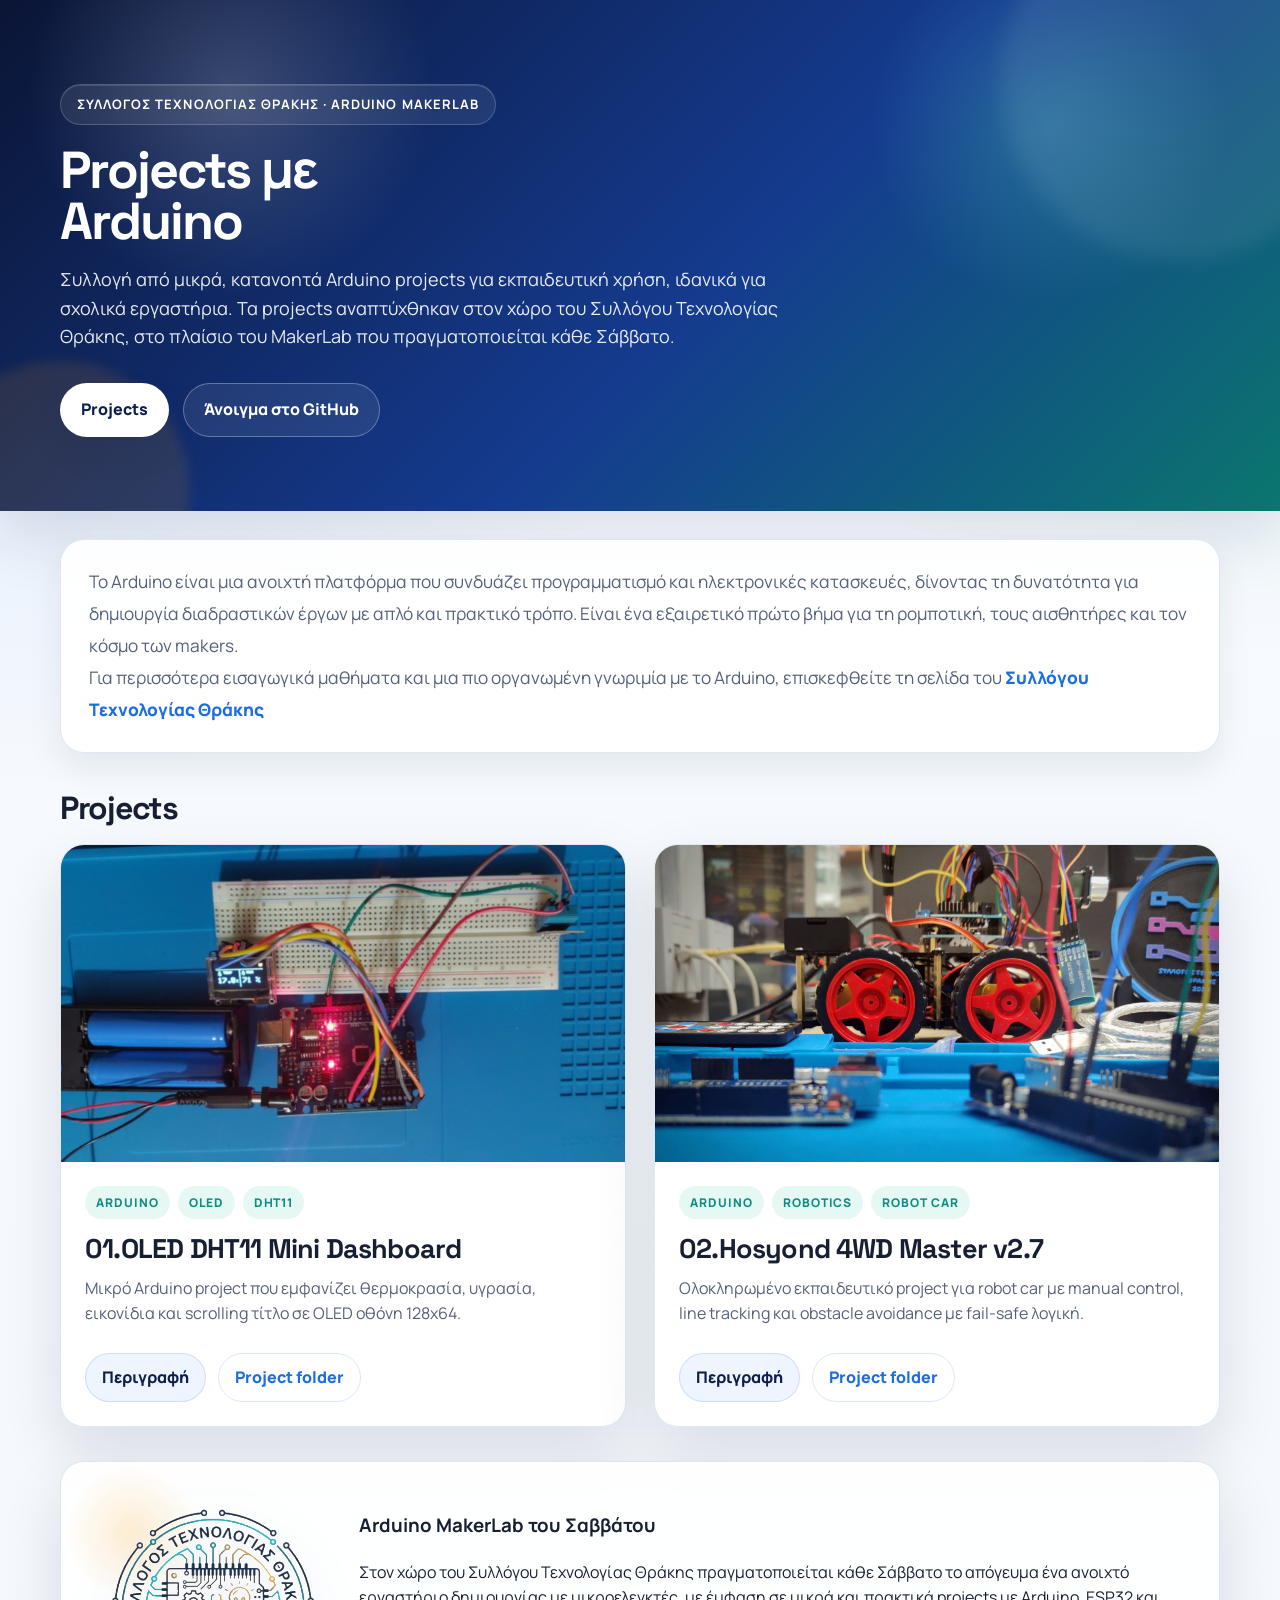
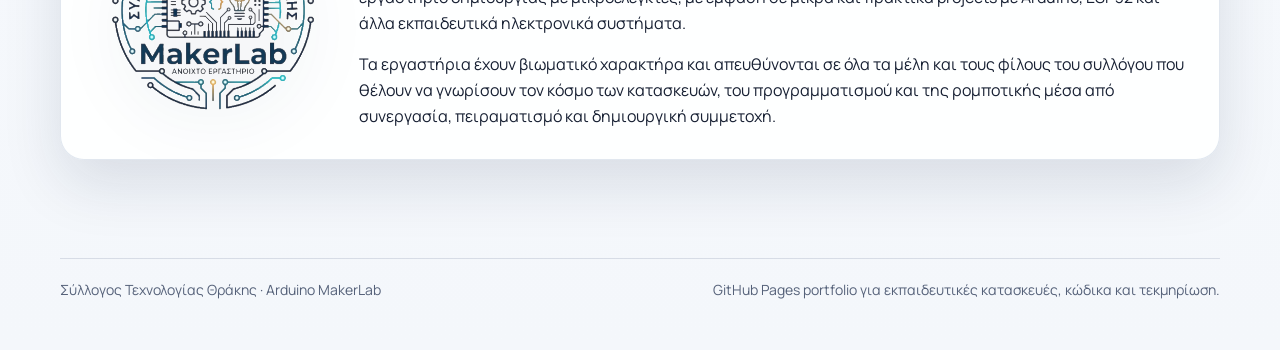
<file: docs/index.html>
<!DOCTYPE html>
<html lang="el">
<head>
  <meta charset="UTF-8" />
  <meta name="viewport" content="width=device-width, initial-scale=1.0" />
  <title>Mini Arduino Mini Projects | STETH & LabSchool-GR</title>
  <meta name="description" content="Εκπαιδευτικά Arduino και ESP32 projects για σχολικά εργαστήρια, αρχάριους και makers." />
  <link rel="canonical" href="https://labschool-gr.github.io/arduino-mini-projects/" />
  <meta property="og:locale" content="el_GR" />
  <meta property="og:type" content="website" />
  <meta property="og:site_name" content="Arduino Mini Projects" />
  <meta property="og:title" content="Mini Arduino Mini Projects | STETH & LabSchool-GR" />
  <meta property="og:description" content="Εκπαιδευτικά Arduino και ESP32 projects για σχολικά εργαστήρια, αρχάριους και makers." />
  <meta property="og:url" content="https://labschool-gr.github.io/arduino-mini-projects/" />
  <meta property="og:image" content="https://labschool-gr.github.io/arduino-mini-projects/assets/makerlab-3.png" />
  <meta property="og:image:alt" content="Λογότυπο Arduino MakerLab του Συλλόγου Τεχνολογίας Θράκης" />
  <meta name="twitter:card" content="summary_large_image" />
  <meta name="twitter:title" content="Mini Arduino Mini Projects | STETH & LabSchool-GR" />
  <meta name="twitter:description" content="Εκπαιδευτικά Arduino και ESP32 projects για σχολικά εργαστήρια, αρχάριους και makers." />
  <meta name="twitter:image" content="https://labschool-gr.github.io/arduino-mini-projects/assets/makerlab-3.png" />
  <link rel="stylesheet" href="assets/style.css" />
</head>
<body>
  <header class="hero">
    <div class="container">
      <div class="eyebrow">Σύλλογος Τεχνολογίας Θράκης · Arduino MakerLab</div>
      <h1>Projects με Arduino</h1>
      <p>
        Συλλογή από μικρά, κατανοητά Arduino projects για εκπαιδευτική χρήση, ιδανικά για σχολικά εργαστήρια.
        Τα projects αναπτύχθηκαν στον χώρο του Συλλόγου Τεχνολογίας Θράκης, στο πλαίσιο του MakerLab που πραγματοποιείται κάθε Σάββατο.
      </p>
      <div class="hero-actions">
        <a class="button button-primary" href="#projects">Projects</a>
        <a class="button button-secondary" href="https://github.com/LabSchool-GR/arduino-mini-projects">Άνοιγμα στο GitHub</a>
      </div>
    </div>
  </header>

  <main>
    <section class="container intro-shell">
      <div class="section-intro intro-panel">
        Το Arduino είναι μια ανοιχτή πλατφόρμα που συνδυάζει προγραμματισμό και ηλεκτρονικές κατασκευές, δίνοντας τη δυνατότητα για δημιουργία διαδραστικών έργων με απλό και πρακτικό τρόπο.
        Είναι ένα εξαιρετικό πρώτο βήμα για τη ρομποτική, τους αισθητήρες και τον κόσμο των makers.
        <br>
        Για περισσότερα εισαγωγικά μαθήματα και μια πιο οργανωμένη γνωριμία με το Arduino, επισκεφθείτε τη σελίδα του
        <a href="https://steth.gr/arduino-lessons/" target="_blank" rel="noopener noreferrer">
          Συλλόγου Τεχνολογίας Θράκης
        </a>
      </div>
    </section>

    <section class="container" id="projects">
      <h2 class="section-title">Projects</h2>
      <div class="grid">
        <article class="card">
          <div class="card-media">
            <img src="assets/oled-dht11-preview.jpg" alt="OLED DHT11 Mini Dashboard" />
          </div>
          <div class="card-body">
            <div class="tag-row">
              <span class="tag">Arduino</span>
              <span class="tag">OLED</span>
              <span class="tag">DHT11</span>
            </div>
            <h2>01.OLED DHT11 Mini Dashboard</h2>
            <p>
              Μικρό Arduino project που εμφανίζει θερμοκρασία, υγρασία,
              εικονίδια και scrolling τίτλο σε OLED οθόνη 128x64.
            </p>
            <div class="card-actions">
              <a href="projects/oled-dht11.html">Περιγραφή</a>
              <a href="https://github.com/LabSchool-GR/arduino-mini-projects/tree/main/01_oled_dht11_dashboard">Project folder</a>
            </div>
          </div>
        </article>

        <article class="card">
          <div class="card-media">
            <img src="assets/robot-car-preview.jpg" alt="Hosyond 4WD Smart Robot Car Kit" />
          </div>
          <div class="card-body">
            <div class="tag-row">
              <span class="tag">Arduino</span>
              <span class="tag">Robotics</span>
              <span class="tag">Robot Car</span>
            </div>
            <h2>02.Hosyond 4WD Master v2.7</h2>
            <p>
              Ολοκληρωμένο εκπαιδευτικό project για robot car με manual control,
              line tracking και obstacle avoidance με fail-safe λογική.
            </p>
            <div class="card-actions">
              <a href="projects/robot-car.html">Περιγραφή</a>
              <a href="https://github.com/LabSchool-GR/arduino-mini-projects/tree/main/02_hosyond_4wd_master">Project folder</a>
            </div>
          </div>
        </article>
      </div>

      <section class="about">
        <div class="about-layout">
          <div class="about-media">
            <img src="assets/makerlab-3.png" alt="Arduino MakerLab λογότυπο" />
          </div>
          <div class="about-copy">
            <h3>Arduino MakerLab του Σαββάτου</h3>
            <p>
              Στον χώρο του Συλλόγου Τεχνολογίας Θράκης πραγματοποιείται κάθε Σάββατο το απόγευμα
              ένα ανοιχτό εργαστήριο δημιουργίας με μικροελεγκτές, με έμφαση σε μικρά και πρακτικά
              projects με Arduino, ESP32 και άλλα εκπαιδευτικά ηλεκτρονικά συστήματα.
            </p>
            <p>
              Τα εργαστήρια έχουν βιωματικό χαρακτήρα και απευθύνονται σε όλα τα μέλη και τους φίλους
              του συλλόγου που θέλουν να γνωρίσουν τον κόσμο των κατασκευών, του προγραμματισμού
              και της ρομποτικής μέσα από συνεργασία, πειραματισμό και δημιουργική συμμετοχή.
            </p>
          </div>
        </div>
      </section>
    </section>
  </main>

  <footer>
    <div class="container footer-box">
      <div>Σύλλογος Τεχνολογίας Θράκης · Arduino MakerLab</div>
      <div>GitHub Pages portfolio για εκπαιδευτικές κατασκευές, κώδικα και τεκμηρίωση.</div>
    </div>
  </footer>
</body>
</html>
</file>
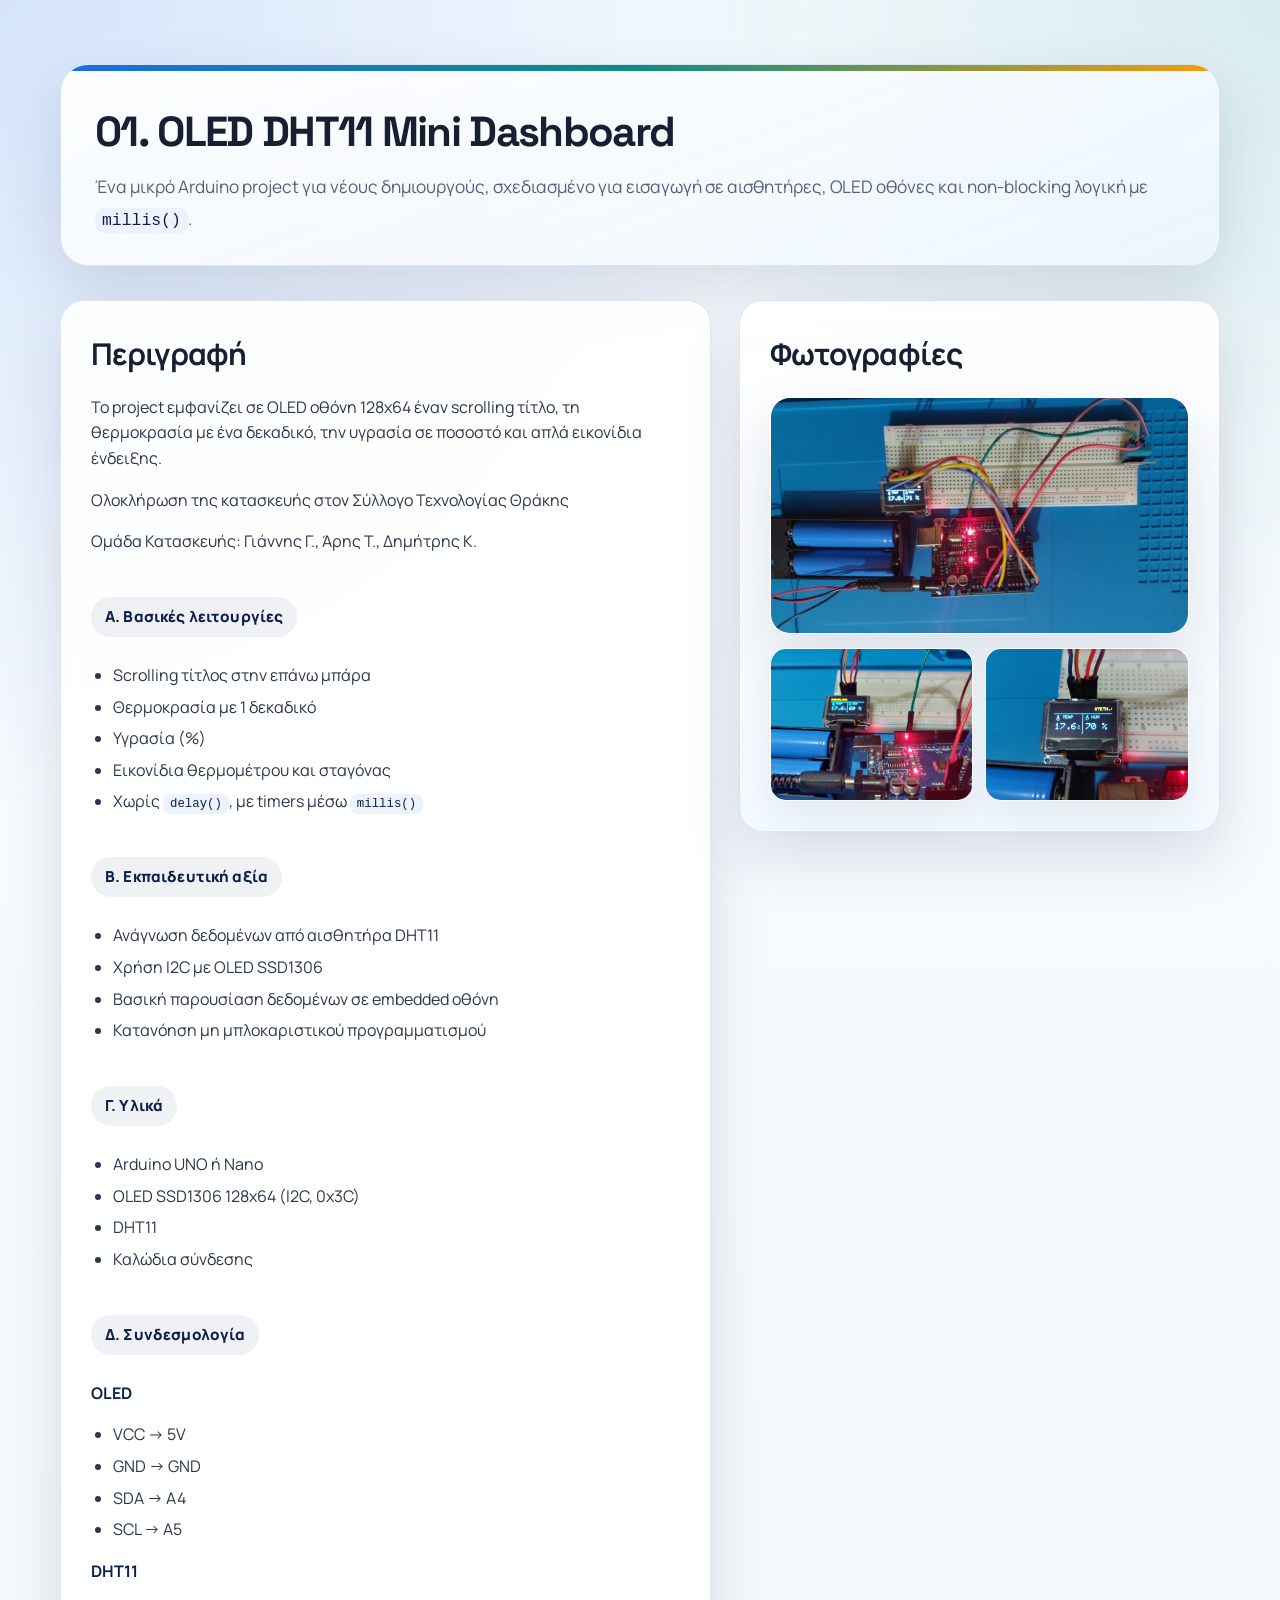
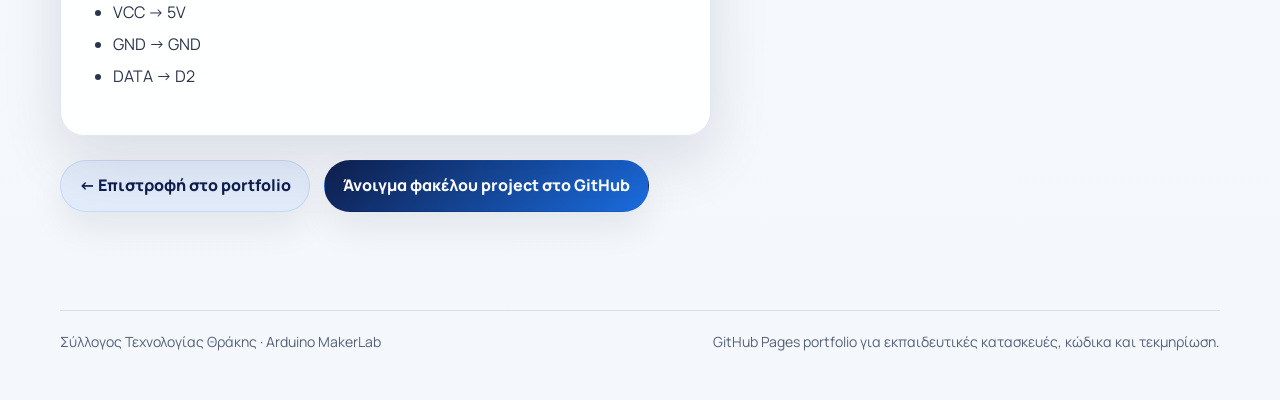
<file: docs/projects/oled-dht11.html>
<!DOCTYPE html>
<html lang="el">
<head>
  <meta charset="UTF-8" />
  <meta name="viewport" content="width=device-width, initial-scale=1.0" />
  <title>OLED DHT11 Mini Dashboard</title>
  <meta name="description" content="Arduino project με OLED SSD1306 και DHT11 για θερμοκρασία και υγρασία." />
  <link rel="canonical" href="https://labschool-gr.github.io/arduino-mini-projects/projects/oled-dht11.html" />
  <meta property="og:locale" content="el_GR" />
  <meta property="og:type" content="article" />
  <meta property="og:site_name" content="Arduino Mini Projects" />
  <meta property="og:title" content="OLED DHT11 Mini Dashboard" />
  <meta property="og:description" content="Arduino project με OLED SSD1306 και DHT11 για θερμοκρασία και υγρασία." />
  <meta property="og:url" content="https://labschool-gr.github.io/arduino-mini-projects/projects/oled-dht11.html" />
  <meta property="og:image" content="https://labschool-gr.github.io/arduino-mini-projects/assets/oled-dht11-preview.jpg" />
  <meta property="og:image:alt" content="Preview εικόνα του OLED DHT11 Mini Dashboard" />
  <meta name="twitter:card" content="summary_large_image" />
  <meta name="twitter:title" content="OLED DHT11 Mini Dashboard" />
  <meta name="twitter:description" content="Arduino project με OLED SSD1306 και DHT11 για θερμοκρασία και υγρασία." />
  <meta name="twitter:image" content="https://labschool-gr.github.io/arduino-mini-projects/assets/oled-dht11-preview.jpg" />
  <link rel="stylesheet" href="../assets/style.css" />
</head>
<body class="page-oled">
  <main>
    <section class="container page-header">
      <h1>01. OLED DHT11 Mini Dashboard</h1>
      <p class="lead">
        Ένα μικρό Arduino project για νέους δημιουργούς, σχεδιασμένο για εισαγωγή
        σε αισθητήρες, OLED οθόνες και non-blocking λογική με <code>millis()</code>.
      </p>
    </section>

    <section class="container two-col">
      <div class="content-box">
        <h2>Περιγραφή</h2>
        <p>
          Το project εμφανίζει σε OLED οθόνη 128x64 έναν scrolling τίτλο, τη θερμοκρασία
          με ένα δεκαδικό, την υγρασία σε ποσοστό και απλά εικονίδια ένδειξης.
        </p>
        <p>
          Ολοκλήρωση της κατασκευής στον Σύλλογο Τεχνολογίας Θράκης
        </p>
        <p>
          Ομάδα Κατασκευής: Γιάννης Γ., Άρης Τ., Δημήτρης Κ.
        </p>

        <h3>Α. Βασικές λειτουργίες</h3>
        <ul>
          <li>Scrolling τίτλος στην επάνω μπάρα</li>
          <li>Θερμοκρασία με 1 δεκαδικό</li>
          <li>Υγρασία (%)</li>
          <li>Εικονίδια θερμομέτρου και σταγόνας</li>
          <li>Χωρίς <code>delay()</code>, με timers μέσω <code>millis()</code></li>
        </ul>

        <h3>Β. Εκπαιδευτική αξία</h3>
        <ul>
          <li>Ανάγνωση δεδομένων από αισθητήρα DHT11</li>
          <li>Χρήση I2C με OLED SSD1306</li>
          <li>Βασική παρουσίαση δεδομένων σε embedded οθόνη</li>
          <li>Κατανόηση μη μπλοκαριστικού προγραμματισμού</li>
        </ul>

        <h3>Γ. Υλικά</h3>
        <ul>
          <li>Arduino UNO ή Nano</li>
          <li>OLED SSD1306 128x64 (I2C, 0x3C)</li>
          <li>DHT11</li>
          <li>Καλώδια σύνδεσης</li>
        </ul>

        <h3>Δ. Συνδεσμολογία</h3>
        <p><strong>OLED</strong></p>
        <ul>
          <li>VCC → 5V</li>
          <li>GND → GND</li>
          <li>SDA → A4</li>
          <li>SCL → A5</li>
        </ul>

        <p><strong>DHT11</strong></p>
        <ul>
          <li>VCC → 5V</li>
          <li>GND → GND</li>
          <li>DATA → D2</li>
        </ul>
      </div>

      <div class="content-box">
        <h2>Φωτογραφίες</h2>
        <img class="preview-image" src="../assets/oled-dht11-preview.jpg" alt="OLED DHT11 Mini Dashboard" />
        <div class="photo-gallery">
          <img class="gallery-image" src="../assets/oled_dht11_dashboard_01.jpg" alt="OLED DHT11 Mini Dashboard φωτογραφία 1" />
          <img class="gallery-image" src="../assets/oled_dht11_dashboard_02.jpg" alt="OLED DHT11 Mini Dashboard φωτογραφία 2" />
        </div>
      </div>
    </section>

    <section class="container page-actions">
      <a class="page-action page-action-secondary" href="../index.html">← Επιστροφή στο portfolio</a>
      <a class="page-action page-action-primary" href="https://github.com/LabSchool-GR/arduino-mini-projects/tree/main/01_oled_dht11_dashboard">Άνοιγμα φακέλου project στο GitHub</a>
    </section>
  </main>

  <footer>
    <div class="container footer-box">
      <div>Σύλλογος Τεχνολογίας Θράκης · Arduino MakerLab</div>
      <div>GitHub Pages portfolio για εκπαιδευτικές κατασκευές, κώδικα και τεκμηρίωση.</div>
    </div>
  </footer>
</body>
</html>
</file>
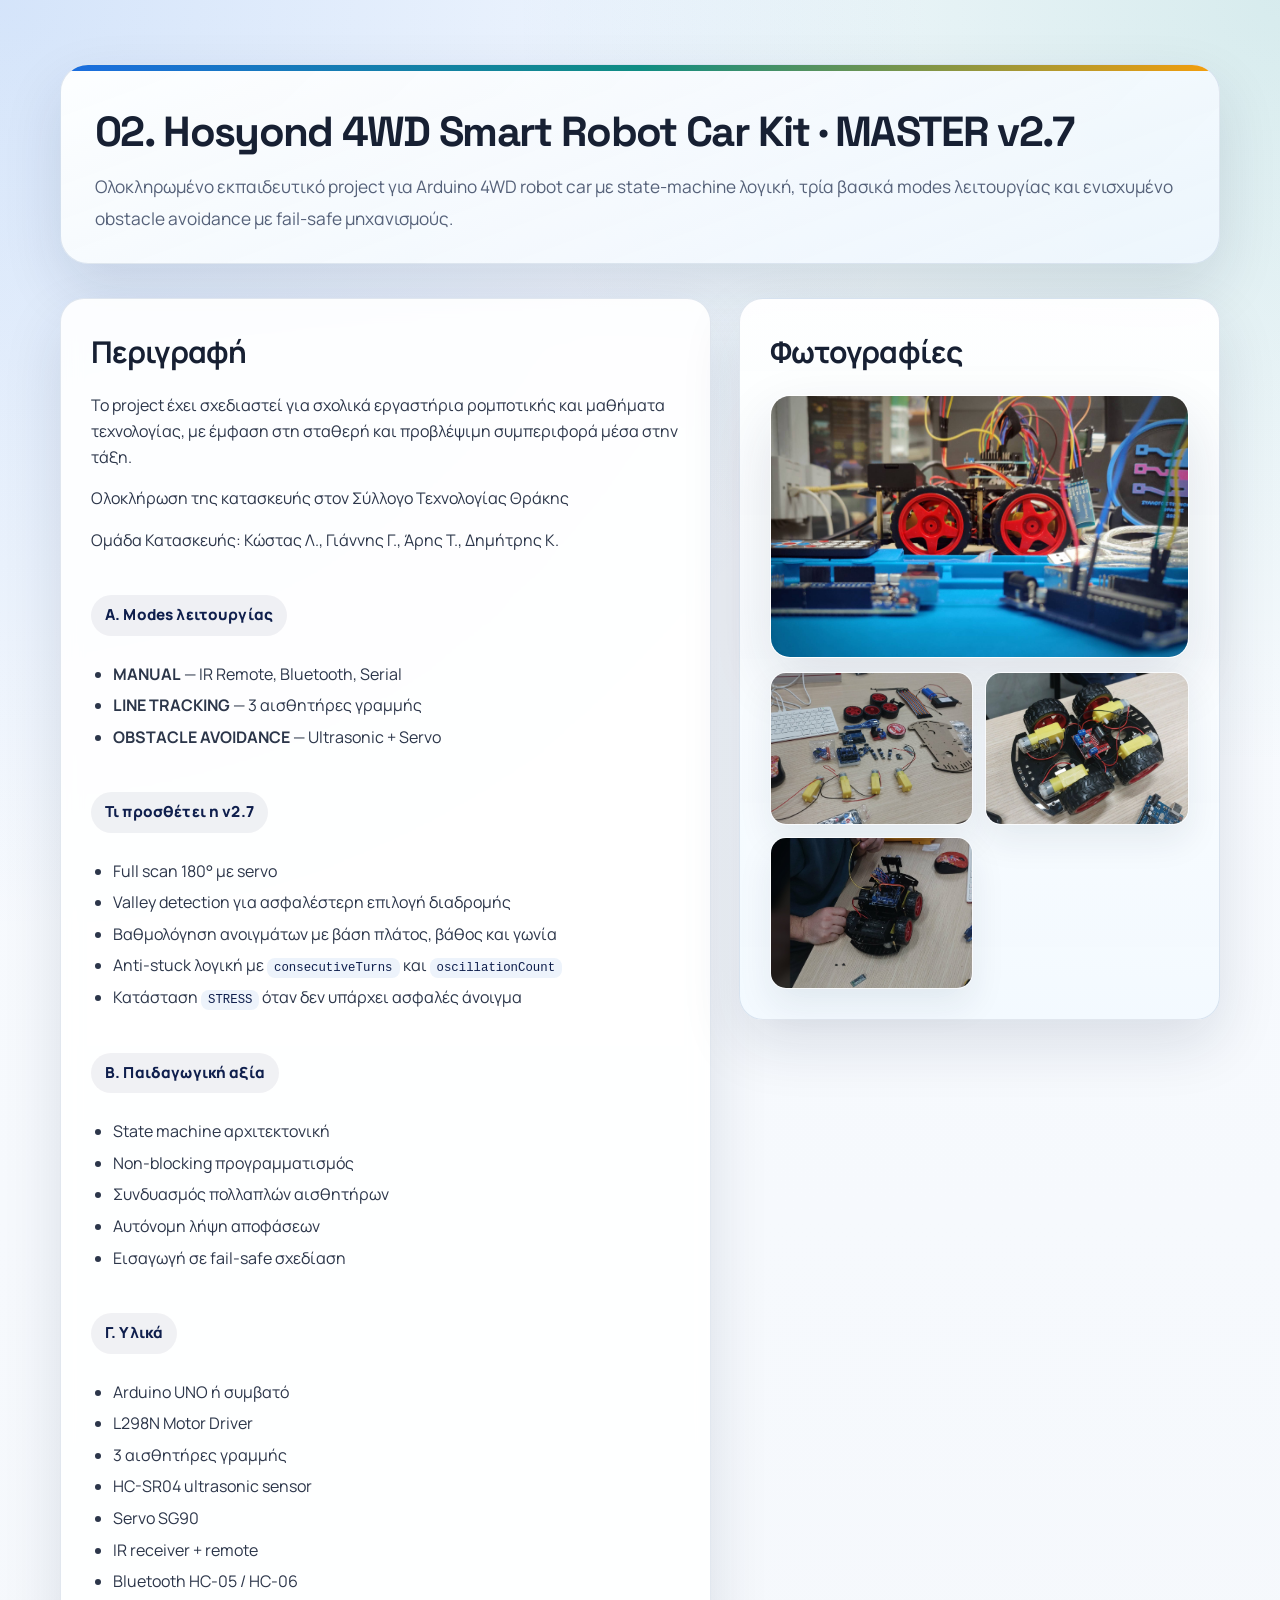
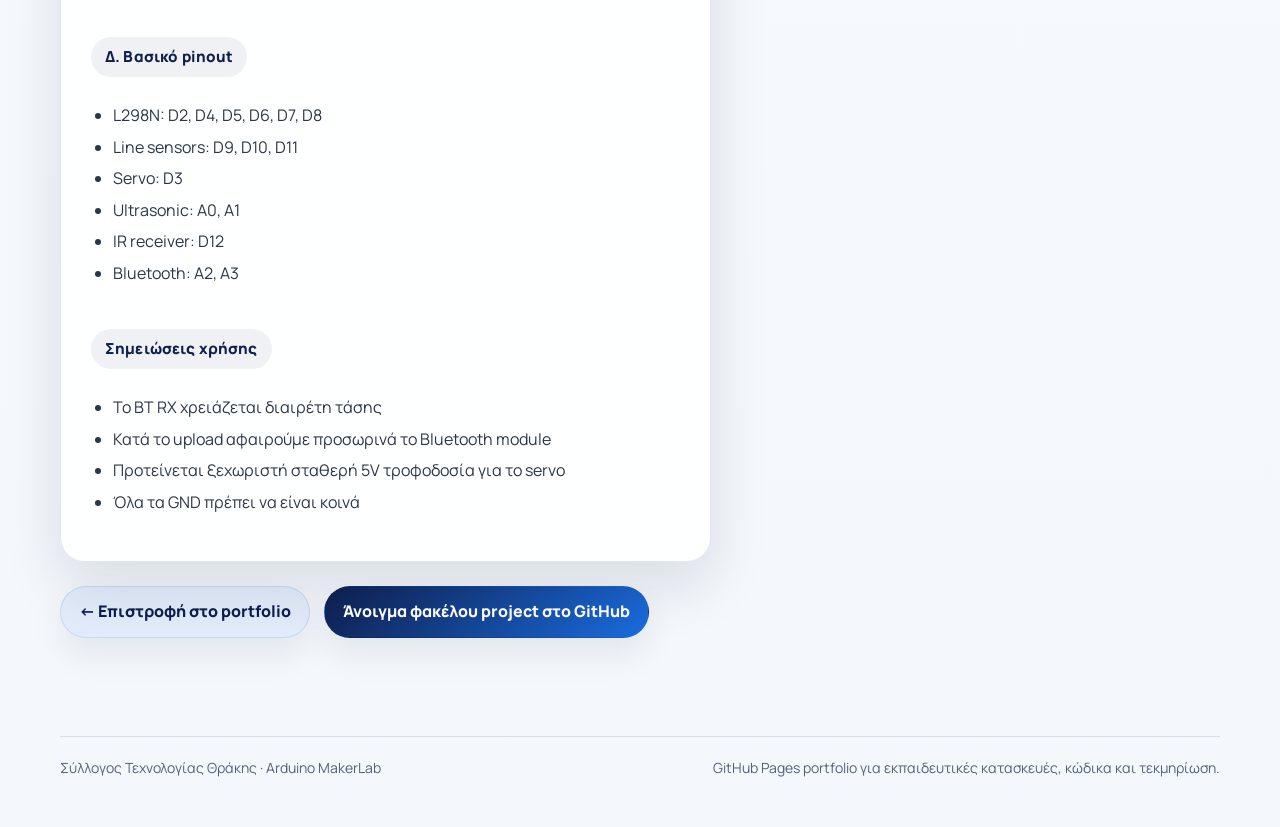
<file: docs/projects/robot-car.html>
<!DOCTYPE html>
<html lang="el">
<head>
  <meta charset="UTF-8" />
  <meta name="viewport" content="width=device-width, initial-scale=1.0" />
  <title>Hosyond 4WD Master v2.7</title>
  <meta name="description" content="Εκπαιδευτικό Arduino 4WD robot car με manual, line tracking και obstacle avoidance." />
  <link rel="canonical" href="https://labschool-gr.github.io/arduino-mini-projects/projects/robot-car.html" />
  <meta property="og:locale" content="el_GR" />
  <meta property="og:type" content="article" />
  <meta property="og:site_name" content="Arduino Mini Projects" />
  <meta property="og:title" content="Hosyond 4WD Master v2.7" />
  <meta property="og:description" content="Εκπαιδευτικό Arduino 4WD robot car με manual, line tracking και obstacle avoidance." />
  <meta property="og:url" content="https://labschool-gr.github.io/arduino-mini-projects/projects/robot-car.html" />
  <meta property="og:image" content="https://labschool-gr.github.io/arduino-mini-projects/assets/robot-car-preview.jpg" />
  <meta property="og:image:alt" content="Preview εικόνα του Hosyond 4WD Master v2.7" />
  <meta name="twitter:card" content="summary_large_image" />
  <meta name="twitter:title" content="Hosyond 4WD Master v2.7" />
  <meta name="twitter:description" content="Εκπαιδευτικό Arduino 4WD robot car με manual, line tracking και obstacle avoidance." />
  <meta name="twitter:image" content="https://labschool-gr.github.io/arduino-mini-projects/assets/robot-car-preview.jpg" />
  <link rel="stylesheet" href="../assets/style.css" />
</head>
<body>
  <main>
    <section class="container page-header">
      <h1>02. Hosyond 4WD Smart Robot Car Kit · MASTER v2.7</h1>
      <p class="lead">
        Ολοκληρωμένο εκπαιδευτικό project για Arduino 4WD robot car με state-machine λογική,
        τρία βασικά modes λειτουργίας και ενισχυμένο obstacle avoidance με fail-safe μηχανισμούς.
      </p>
    </section>

    <section class="container two-col">
      <div class="content-box">
        <h2>Περιγραφή</h2>
        <p>
          Το project έχει σχεδιαστεί για σχολικά εργαστήρια ρομποτικής και μαθήματα τεχνολογίας,
          με έμφαση στη σταθερή και προβλέψιμη συμπεριφορά μέσα στην τάξη.
        </p>
        <p>
          Ολοκλήρωση της κατασκευής στον Σύλλογο Τεχνολογίας Θράκης
        </p>
        <p>
          Ομάδα Κατασκευής: Κώστας Λ., Γιάννης Γ., Άρης Τ., Δημήτρης Κ.
        </p>

        <h3>Α. Modes λειτουργίας</h3>
        <ul>
          <li><strong>MANUAL</strong> — IR Remote, Bluetooth, Serial</li>
          <li><strong>LINE TRACKING</strong> — 3 αισθητήρες γραμμής</li>
          <li><strong>OBSTACLE AVOIDANCE</strong> — Ultrasonic + Servo</li>
        </ul>

        <h3>Τι προσθέτει η v2.7</h3>
        <ul>
          <li>Full scan 180° με servo</li>
          <li>Valley detection για ασφαλέστερη επιλογή διαδρομής</li>
          <li>Βαθμολόγηση ανοιγμάτων με βάση πλάτος, βάθος και γωνία</li>
          <li>Anti-stuck λογική με <code>consecutiveTurns</code> και <code>oscillationCount</code></li>
          <li>Κατάσταση <code>STRESS</code> όταν δεν υπάρχει ασφαλές άνοιγμα</li>
        </ul>

        <h3>Β. Παιδαγωγική αξία</h3>
        <ul>
          <li>State machine αρχιτεκτονική</li>
          <li>Non-blocking προγραμματισμός</li>
          <li>Συνδυασμός πολλαπλών αισθητήρων</li>
          <li>Αυτόνομη λήψη αποφάσεων</li>
          <li>Εισαγωγή σε fail-safe σχεδίαση</li>
        </ul>

        <h3>Γ. Υλικά</h3>
        <ul>
          <li>Arduino UNO ή συμβατό</li>
          <li>L298N Motor Driver</li>
          <li>3 αισθητήρες γραμμής</li>
          <li>HC-SR04 ultrasonic sensor</li>
          <li>Servo SG90</li>
          <li>IR receiver + remote</li>
          <li>Bluetooth HC-05 / HC-06</li>
        </ul>

        <h3>Δ. Βασικό pinout</h3>
        <ul>
          <li>L298N: D2, D4, D5, D6, D7, D8</li>
          <li>Line sensors: D9, D10, D11</li>
          <li>Servo: D3</li>
          <li>Ultrasonic: A0, A1</li>
          <li>IR receiver: D12</li>
          <li>Bluetooth: A2, A3</li>
        </ul>

        <h3>Σημειώσεις χρήσης</h3>
        <ul>
          <li>Το BT RX χρειάζεται διαιρέτη τάσης</li>
          <li>Κατά το upload αφαιρούμε προσωρινά το Bluetooth module</li>
          <li>Προτείνεται ξεχωριστή σταθερή 5V τροφοδοσία για το servo</li>
          <li>Όλα τα GND πρέπει να είναι κοινά</li>
        </ul>
      </div>

      <div class="content-box">
        <h2>Φωτογραφίες</h2>
        <img class="preview-image" src="../assets/robot-car-preview.jpg" alt="Hosyond 4WD Master v2.7" />
        <div class="photo-gallery">
          <img class="gallery-image" src="../assets/Hosyond_4WD_Smart_Robot_Car_Kit_01.jpg" alt="Hosyond 4WD Smart Robot Car Kit φωτογραφία 1" />
          <img class="gallery-image" src="../assets/Hosyond_4WD_Smart_Robot_Car_Kit_02.jpg" alt="Hosyond 4WD Smart Robot Car Kit φωτογραφία 2" />
          <img class="gallery-image" src="../assets/Hosyond_4WD_Smart_Robot_Car_Kit_03.jpg" alt="Hosyond 4WD Smart Robot Car Kit φωτογραφία 3" />
        </div>
      </div>
    </section>

    <section class="container page-actions">
      <a class="page-action page-action-secondary" href="../index.html">← Επιστροφή στο portfolio</a>
      <a class="page-action page-action-primary" href="https://github.com/LabSchool-GR/arduino-mini-projects/tree/main/02_hosyond_4wd_master">Άνοιγμα φακέλου project στο GitHub</a>
    </section>
  </main>

  <footer>
     <div class="container footer-box">
      <div>Σύλλογος Τεχνολογίας Θράκης · Arduino MakerLab</div>
      <div>GitHub Pages portfolio για εκπαιδευτικές κατασκευές, κώδικα και τεκμηρίωση.</div>
    </div>
  </footer>
</body>
</html>
</file>
<file: docs/assets/style.css>
@import url("https://fonts.googleapis.com/css2?family=Manrope:wght@400;500;700;800&family=Space+Grotesk:wght@500;700&display=swap");

:root {
  --bg: #f4f7fb;
  --surface: rgba(255, 255, 255, 0.9);
  --surface-strong: #ffffff;
  --surface-2: #eaf1f8;
  --text: #172033;
  --muted: #556179;
  --accent: #1b6de0;
  --accent-dark: #0f1f4d;
  --accent-soft: #0f8d83;
  --accent-warm: #f59e0b;
  --border: rgba(120, 146, 184, 0.22);
  --border-strong: rgba(15, 31, 77, 0.12);
  --shadow: 0 24px 60px rgba(18, 35, 68, 0.12);
  --shadow-soft: 0 16px 35px rgba(18, 35, 68, 0.08);
  --radius: 24px;
  --radius-sm: 16px;
  --max: 1160px;
}

* {
  box-sizing: border-box;
}

html {
  scroll-behavior: smooth;
}

body {
  margin: 0;
  font-family: "Manrope", "Segoe UI", sans-serif;
  background: var(--bg);
  color: var(--text);
  line-height: 1.6;
  min-height: 100vh;
  background-image:
    radial-gradient(circle at top left, rgba(27, 109, 224, 0.16), transparent 34%),
    radial-gradient(circle at top right, rgba(15, 141, 131, 0.14), transparent 28%),
    linear-gradient(180deg, #f8fbff 0%, #f4f7fb 100%);
}

a {
  color: var(--accent);
  text-decoration: none;
  transition: color 180ms ease, transform 180ms ease, opacity 180ms ease;
}

a:hover {
  color: var(--accent-dark);
}

img {
  max-width: 100%;
  display: block;
}

.container {
  width: min(100% - 32px, var(--max));
  margin: 0 auto;
}

.hero {
  position: relative;
  overflow: clip;
  background:
    radial-gradient(circle at 18% 18%, rgba(255, 255, 255, 0.18), transparent 18%),
    radial-gradient(circle at 82% 24%, rgba(111, 243, 223, 0.22), transparent 16%),
    linear-gradient(135deg, #0b1535 0%, #153b8f 56%, #0b766e 100%);
  color: #fff;
  padding: 84px 0 74px;
  box-shadow: var(--shadow);
}

.hero::before,
.hero::after {
  content: "";
  position: absolute;
  inset: auto;
  border-radius: 999px;
  pointer-events: none;
}

.hero::before {
  width: 360px;
  height: 360px;
  right: -80px;
  top: -100px;
  background: rgba(255, 255, 255, 0.08);
  filter: blur(10px);
}

.hero::after {
  width: 260px;
  height: 260px;
  left: -70px;
  bottom: -110px;
  background: rgba(245, 158, 11, 0.12);
  filter: blur(6px);
}

.hero .container {
  position: relative;
  z-index: 1;
}

.eyebrow {
  display: inline-block;
  padding: 9px 16px;
  border: 1px solid rgba(255, 255, 255, 0.18);
  border-radius: 999px;
  font-size: 13px;
  font-weight: 700;
  letter-spacing: 0.08em;
  text-transform: uppercase;
  margin-bottom: 20px;
  background: rgba(255, 255, 255, 0.08);
  box-shadow: inset 0 1px 0 rgba(255, 255, 255, 0.12);
}

.hero h1 {
  font-family: "Space Grotesk", "Manrope", sans-serif;
  font-size: clamp(32px, 5.2vw, 52px);
  line-height: 0.98;
  letter-spacing: -0.04em;
  max-width: 10ch;
  margin: 0 0 18px;
}

.hero p {
  font-size: 18px;
  max-width: 760px;
  margin: 0;
  color: rgba(255, 255, 255, 0.9);
}

.hero-actions {
  display: flex;
  flex-wrap: wrap;
  gap: 14px;
  margin-top: 32px;
}

.button {
  display: inline-block;
  padding: 13px 20px;
  border-radius: 999px;
  font-weight: 800;
  border: 1px solid transparent;
  box-shadow: var(--shadow-soft);
}

.button-primary {
  background: #fff;
  color: var(--accent-dark);
}

.button-secondary {
  background: rgba(255, 255, 255, 0.08);
  color: #fff;
  border-color: rgba(255, 255, 255, 0.3);
  box-shadow: none;
}

.button:hover,
.card-actions a:hover,
.page-header .back-link:hover {
  transform: translateY(-1px);
}

main {
  position: relative;
  padding: 46px 0 72px;
}

.section-title {
  margin: 0 0 10px;
  font-family: "Space Grotesk", "Manrope", sans-serif;
  font-size: clamp(24px, 3vw, 32px);
  letter-spacing: -0.04em;
}

.section-intro {
  margin: 0 0 34px;
  color: var(--muted);
  font-size: 1.06rem;
  line-height: 1.85;
  max-width: 860px;
  padding: 22px 24px;
  border-radius: var(--radius);
  background:
    linear-gradient(180deg, rgba(255, 255, 255, 0.76), rgba(255, 255, 255, 0.9));
  border: 1px solid var(--border);
  box-shadow: var(--shadow-soft);
}

.section-intro a {
  font-weight: 800;
}

.intro-shell {
  margin-top: -18px;
  margin-bottom: 30px;
}

.intro-panel {
  max-width: none;
  width: 100%;
  margin-bottom: 0;
  padding: 26px 28px;
  font-size: 1.08rem;
  background:
    linear-gradient(180deg, rgba(255, 255, 255, 0.92), rgba(255, 255, 255, 0.97));
}

.grid {
  display: grid;
  grid-template-columns: repeat(auto-fit, minmax(320px, 1fr));
  gap: 28px;
}

.card {
  position: relative;
  background: linear-gradient(180deg, rgba(255, 255, 255, 0.92), #ffffff);
  border: 1px solid var(--border);
  border-radius: var(--radius);
  overflow: hidden;
  box-shadow: var(--shadow);
  transition: transform 220ms ease, box-shadow 220ms ease, border-color 220ms ease;
}

.card:hover {
  transform: translateY(-6px);
  border-color: rgba(27, 109, 224, 0.24);
  box-shadow: 0 28px 70px rgba(18, 35, 68, 0.16);
}

.card-media {
  aspect-ratio: 16 / 9;
  background:
    linear-gradient(135deg, rgba(27, 109, 224, 0.14), rgba(15, 141, 131, 0.08)),
    var(--surface-2);
  overflow: hidden;
}

.card-media img {
  width: 100%;
  height: 100%;
  object-fit: cover;
  transform: scale(1.01);
}

.card-body {
  padding: 24px;
}

.tag-row {
  display: flex;
  flex-wrap: wrap;
  gap: 8px;
  margin-bottom: 14px;
}

.tag {
  font-size: 12px;
  font-weight: 800;
  letter-spacing: 0.08em;
  text-transform: uppercase;
  color: var(--accent-soft);
  background: #e6f8f4;
  padding: 7px 11px;
  border-radius: 999px;
}

.card h2,
.page-header h1 {
  margin: 0 0 10px;
  line-height: 1.2;
}

.card h2 {
  font-family: "Space Grotesk", "Manrope", sans-serif;
  font-size: clamp(21px, 2.2vw, 27px);
  letter-spacing: -0.03em;
}

.card p,
.lead,
.muted {
  color: var(--muted);
}

.card p {
  margin: 0 0 18px;
}

.card-actions {
  display: flex;
  flex-wrap: wrap;
  gap: 12px;
  padding-top: 8px;
}

.card-actions a {
  display: inline-flex;
  align-items: center;
  justify-content: center;
  min-height: 44px;
  padding: 11px 16px;
  border-radius: 999px;
  font-weight: 800;
  border: 1px solid rgba(27, 109, 224, 0.16);
  background: #eff5ff;
  color: var(--accent-dark);
}

.card-actions a:last-child {
  background: transparent;
  color: var(--accent);
}

.about,
.content-box {
  margin-top: 34px;
  background: var(--surface);
  backdrop-filter: blur(10px);
  border: 1px solid var(--border);
  border-radius: var(--radius);
  padding: 30px;
  box-shadow: var(--shadow);
}

.about {
  position: relative;
  overflow: hidden;
}

.about-layout {
  display: grid;
  grid-template-columns: minmax(180px, 240px) minmax(0, 1fr);
  gap: 28px;
  align-items: center;
}

.about-media {
  display: flex;
  align-items: center;
  justify-content: center;
}

.about-media img {
  width: min(100%, 210px);
  height: auto;
  object-fit: contain;
  filter: drop-shadow(0 18px 30px rgba(15, 31, 77, 0.12));
}

.about-copy {
  position: relative;
  z-index: 1;
}

.about-copy p:last-child {
  margin-bottom: 0;
}

.about::before {
  content: "";
  position: absolute;
  inset: 0 auto auto 0;
  width: 140px;
  height: 140px;
  background: radial-gradient(circle, rgba(245, 158, 11, 0.18), transparent 68%);
  pointer-events: none;
}

.page-header {
  position: relative;
  padding: 42px 34px 28px;
  margin-top: 18px;
  border: 1px solid var(--border);
  border-radius: calc(var(--radius) + 4px);
  background:
    linear-gradient(160deg, rgba(255, 255, 255, 0.95), rgba(240, 247, 255, 0.88)),
    linear-gradient(135deg, rgba(27, 109, 224, 0.1), rgba(15, 141, 131, 0.05));
  box-shadow: var(--shadow);
  overflow: hidden;
}

.page-header::before {
  content: "";
  position: absolute;
  inset: 0 auto auto 0;
  width: 100%;
  height: 6px;
  background: linear-gradient(90deg, var(--accent), var(--accent-soft), var(--accent-warm));
}

.page-header .back-link {
  display: inline-flex;
  align-items: center;
  gap: 8px;
  margin-bottom: 18px;
  font-weight: 800;
  padding: 8px 14px;
  border-radius: 999px;
  background: rgba(27, 109, 224, 0.08);
  color: var(--accent-dark);
}

.page-header h1 {
  font-family: "Space Grotesk", "Manrope", sans-serif;
  font-size: clamp(26px, 4vw, 42px);
  letter-spacing: -0.04em;
  margin-bottom: 14px;
}

.lead {
  font-size: 1.08rem;
  line-height: 1.85;
  margin: 0;
}

.feature-list,
.content-box ul {
  padding-left: 22px;
}

.content-box h2 {
  margin-top: 0;
  margin-bottom: 14px;
  font-family: "Space Grotesk", "Manrope", sans-serif;
  font-size: clamp(22px, 2.8vw, 30px);
  letter-spacing: -0.03em;
}

.content-box h3 {
  display: inline-flex;
  align-items: center;
  margin-top: 26px;
  margin-bottom: 10px;
  padding: 8px 14px;
  border-radius: 999px;
  background: rgba(15, 31, 77, 0.06);
  color: var(--accent-dark);
  font-size: 0.95rem;
  font-weight: 800;
  letter-spacing: 0.01em;
}

.content-box p,
.content-box li {
  color: #2c364a;
}

.content-box li + li {
  margin-top: 6px;
}

.content-box p strong {
  color: var(--accent-dark);
}

.content-box a:not(.back-link) {
  font-weight: 800;
}

.preview-image {
  width: 100%;
  border-radius: 20px;
  box-shadow: var(--shadow);
  border: 1px solid rgba(255, 255, 255, 0.7);
}

.photo-gallery {
  display: grid;
  grid-template-columns: repeat(auto-fit, minmax(140px, 1fr));
  gap: 12px;
  margin-top: 14px;
}

.gallery-image {
  width: 100%;
  aspect-ratio: 4 / 3;
  object-fit: cover;
  border-radius: 16px;
  box-shadow: var(--shadow-soft);
  border: 1px solid rgba(255, 255, 255, 0.72);
  background: var(--surface-2);
}

.two-col {
  display: grid;
  grid-template-columns: minmax(0, 1.15fr) minmax(300px, 0.85fr);
  gap: 28px;
  align-items: start;
}

.two-col > .content-box:last-child {
  position: sticky;
  top: 24px;
  background:
    linear-gradient(180deg, rgba(255, 255, 255, 0.94), rgba(242, 249, 255, 0.92));
}

.two-col > .content-box:last-child h2 {
  margin-bottom: 18px;
}

.page-actions {
  display: flex;
  flex-wrap: wrap;
  gap: 14px;
  margin-top: 24px;
}

.page-action {
  display: inline-flex;
  align-items: center;
  justify-content: center;
  min-height: 50px;
  padding: 12px 18px;
  border-radius: 999px;
  font-weight: 800;
  border: 1px solid transparent;
  box-shadow: var(--shadow-soft);
}

.page-action-primary {
  background: linear-gradient(135deg, var(--accent-dark), var(--accent));
  color: #ffffff;
}

.page-action-primary:hover {
  color: #ffffff;
}

.page-action-secondary {
  background: rgba(27, 109, 224, 0.08);
  color: var(--accent-dark);
  border-color: rgba(27, 109, 224, 0.14);
}

code {
  background: #edf3fb;
  color: var(--accent-dark);
  padding: 3px 7px;
  border-radius: 8px;
  font-size: 0.95em;
}

footer {
  padding: 26px 0 48px;
  color: var(--muted);
  font-size: 14px;
}

.footer-box {
  display: flex;
  flex-wrap: wrap;
  justify-content: space-between;
  gap: 10px 18px;
  border-top: 1px solid var(--border-strong);
  padding-top: 20px;
}

@media (max-width: 820px) {
  .two-col {
    grid-template-columns: 1fr;
  }

  .two-col > .content-box:last-child {
    position: static;
  }

  .about-layout {
    grid-template-columns: 1fr;
    align-items: start;
  }

  .about-media {
    justify-content: flex-start;
  }
}

@media (max-width: 640px) {
  .hero {
    padding: 64px 0 52px;
  }

  .hero h1 {
    max-width: 100%;
  }

  .page-header {
    padding: 34px 22px 24px;
  }

  .card-body,
  .about,
  .content-box {
    padding: 20px;
  }

  .section-intro {
    padding: 18px;
  }

  .intro-shell {
    margin-top: -10px;
  }

  .card-actions,
  .footer-box {
    flex-direction: column;
    align-items: flex-start;
  }

  .page-actions {
    flex-direction: column;
  }
}
</file>
